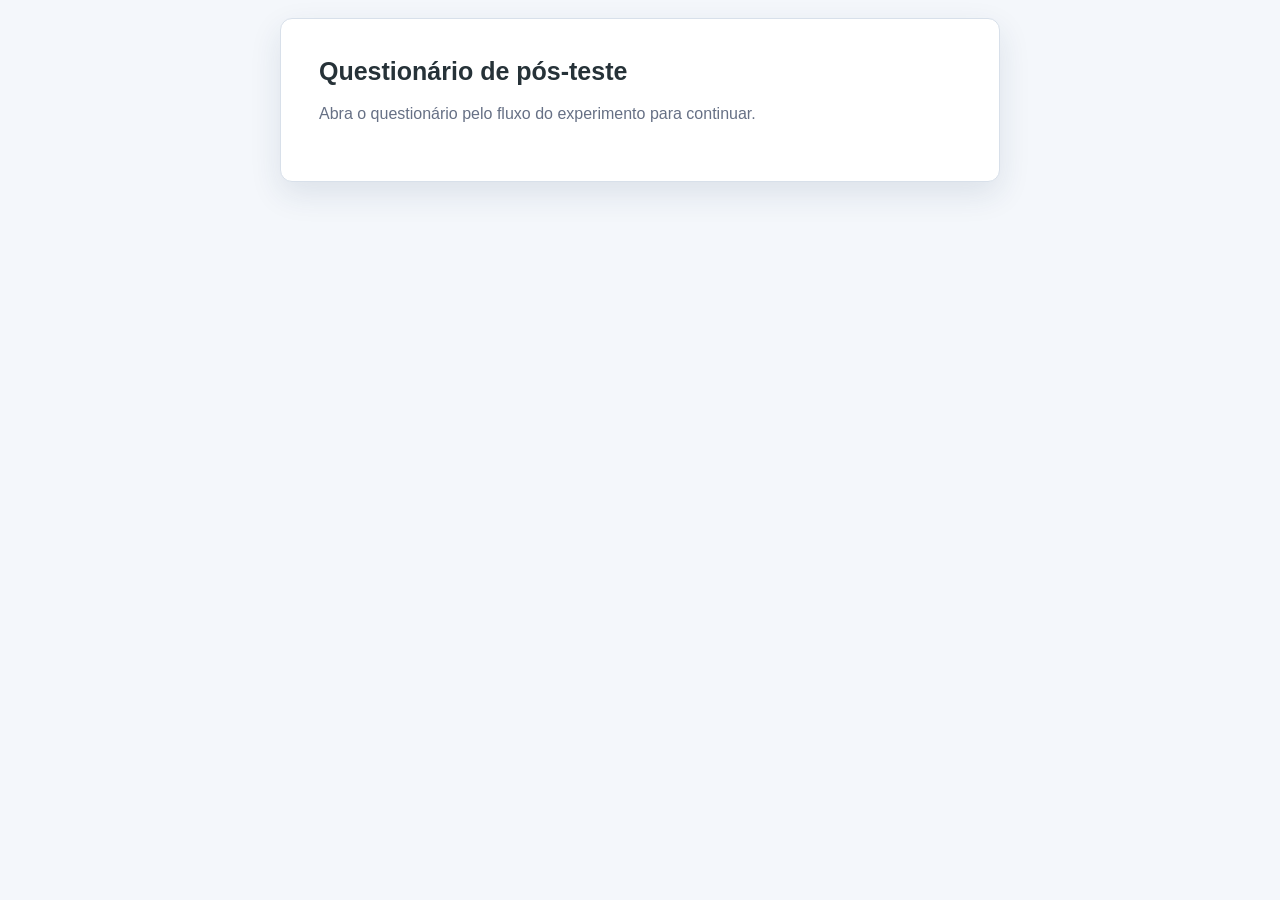
<file: GoogleAppsScript/Index.html>
<!DOCTYPE html>
<html lang="pt-BR">
<head>
  <base target="_top">
  <meta charset="UTF-8">
  <meta name="viewport" content="width=device-width, initial-scale=1">
  <style>
    :root { font-family: Arial, sans-serif; color: #263238; background: #f4f7fb; }
    * { box-sizing: border-box; }
    body { margin: 0; padding: 18px; }
    main { width: min(100%, 720px); margin: 0 auto; padding: clamp(20px, 5vw, 38px); border: 1px solid #d8e0ea; border-radius: 12px; background: white; box-shadow: 0 12px 32px #1f36571c; }
    h1 { margin: 0 0 8px; font-size: 25px; }
    .intro, .hint { color: #667085; line-height: 1.55; }
    fieldset { margin: 22px 0; padding: 16px; border: 1px solid #d8e0ea; border-radius: 8px; }
    legend { padding: 0 5px; font-weight: 700; line-height: 1.4; }
    .scale { display: grid; grid-template-columns: repeat(7, minmax(32px, 1fr)); gap: 5px; margin-top: 12px; }
    .scale--five { grid-template-columns: repeat(5, minmax(38px, 1fr)); }
    .scale label { display: grid; justify-items: center; gap: 7px; padding: 9px 2px; border: 1px solid #e1e7ef; border-radius: 6px; cursor: pointer; }
    .scale label:focus-within, .scale label:has(input:checked) { border-color: #2364aa; background: #eef5ff; }
    .endpoints { display: flex; justify-content: space-between; gap: 12px; margin-top: 8px; color: #667085; font-size: 12px; }
    textarea { display: block; width: 100%; min-height: 100px; margin-top: 12px; padding: 10px; border: 1px solid #cfd8e3; border-radius: 6px; font: inherit; }
    button { width: 100%; min-height: 46px; border: 0; border-radius: 24px; background: #2364aa; color: white; font-size: 16px; font-weight: 700; cursor: pointer; }
    button:disabled { cursor: wait; opacity: .65; }
    #status { min-height: 24px; margin-top: 12px; color: #667085; }
    #status.error { color: #a12a2a; }
    #success { padding: 18px 0; }
    [hidden] { display: none !important; }
    @media (max-width: 430px) { body { padding: 10px; } .scale { gap: 3px; } .scale label { padding: 8px 0; font-size: 13px; } }
  </style>
</head>
<body>
  <main>
    <section id="survey-loading" role="status">
      <h1>Questionário de pós-teste</h1>
      <p class="intro">Abra o questionário pelo fluxo do experimento para continuar.</p>
    </section>

    <input id="bootstrap-experiment-id" type="hidden" value="<?= experimentId ?>">
    <input id="bootstrap-mode" type="hidden" value="<?= mode ?>">
    <input id="bootstrap-entropy" type="hidden" value="<?= entropyBits ?>">
    <input id="bootstrap-attempts" type="hidden" value="<?= attempts ?>">
    <input id="bootstrap-duration" type="hidden" value="<?= durationSeconds ?>">

    <form id="survey-form" hidden>
      <h1>Questionário de pós-teste</h1>
      <p class="intro">Responda pensando na atividade que acabou de concluir. Não informe senhas nem outros dados pessoais.</p>

      <fieldset>
        <legend>No geral, quão fácil ou difícil foi concluir a criação da minha conta nesta atividade?</legend>
        <div class="scale">
          <? for (var i = 1; i <= 7; i++) { ?>
            <label><input type="radio" name="seq" value="<?= i ?>" required><span><?= i ?></span></label>
          <? } ?>
        </div>
        <div class="endpoints"><span>1 = Muito difícil</span><span>7 = Muito fácil</span></div>
      </fieldset>

      <fieldset>
        <legend>A forma como o sistema avaliou minha senha foi fácil de entender.</legend>
        <div class="scale">
          <? for (var i = 1; i <= 7; i++) { ?>
            <label><input type="radio" name="understand" value="<?= i ?>" required><span><?= i ?></span></label>
          <? } ?>
        </div>
        <div class="endpoints"><span>1 = Discordo totalmente</span><span>7 = Concordo totalmente</span></div>
      </fieldset>

      <fieldset>
        <legend>A avaliação apresentada influenciou a forma como escolhi ou ajustei minha senha.</legend>
        <div class="scale">
          <? for (var i = 1; i <= 7; i++) { ?>
            <label><input type="radio" name="influence" value="<?= i ?>" required><span><?= i ?></span></label>
          <? } ?>
        </div>
        <div class="endpoints"><span>1 = Discordo totalmente</span><span>7 = Concordo totalmente</span></div>
      </fieldset>

      <fieldset>
        <legend>A avaliação fez eu sentir mais confiança de que minha senha era segura.</legend>
        <div class="scale">
          <? for (var i = 1; i <= 7; i++) { ?>
            <label><input type="radio" name="confidence" value="<?= i ?>" required><span><?= i ?></span></label>
          <? } ?>
        </div>
        <div class="endpoints"><span>1 = Discordo totalmente</span><span>7 = Concordo totalmente</span></div>
      </fieldset>

      <!-- <fieldset>
        <legend>As informações apresentadas durante a criação da senha estavam claras.</legend>
        <div class="scale">
          <? for (var i = 1; i <= 7; i++) { ?>
            <label><input type="radio" name="clarity" value="<?= i ?>" required><span><?= i ?></span></label>
          <? } ?>
        </div>
        <div class="endpoints"><span>1 = Discordo totalmente</span><span>5 = Concordo totalmente</span></div>
      </fieldset> -->

      <fieldset>
        <legend>Tem algo que você mudaria em sua experiência?</legend>
        <textarea name="suggestion" maxlength="4000" aria-label="Sugestões para a interface"></textarea>
      </fieldset>

      <button id="submit-button" type="submit">Enviar respostas</button>
      <p id="status" aria-live="polite"></p>
    </form>

    <section id="success" hidden role="status">
      <h1>Respostas registradas</h1>
      <p class="intro">Obrigado por concluir o questionário e contribuir com o estudo.</p>
    </section>
  </main>

  <script>
    let participation = null;
    const form = document.getElementById("survey-form");
    const loading = document.getElementById("survey-loading");
    const status = document.getElementById("status");
    const submitButton = document.getElementById("submit-button");

    const bootstrapId = document.getElementById("bootstrap-experiment-id").value;
    const bootstrapMode = document.getElementById("bootstrap-mode").value;
    const bootstrapEntropy = Number(document.getElementById("bootstrap-entropy").value);
    const bootstrapAttempts = Number(document.getElementById("bootstrap-attempts").value);
    const bootstrapDuration = Number(document.getElementById("bootstrap-duration").value);
    if (/^(?:[a-f0-9]{32}|[a-f0-9]{8}-[a-f0-9]{4}-[a-f0-9]{4}-[a-f0-9]{4}-[a-f0-9]{12})$/i.test(bootstrapId)
        && ["todos", "comparacao", "barra", "tempo", "estrelas", "nenhum"].includes(bootstrapMode)
        && Number.isFinite(bootstrapEntropy) && bootstrapEntropy >= 0 && bootstrapEntropy <= 4096
        && Number.isInteger(bootstrapAttempts) && bootstrapAttempts >= 1
        && Number.isInteger(bootstrapDuration) && bootstrapDuration >= 0) {
      participation = { experimentId: bootstrapId, mode: bootstrapMode, entropyBits: bootstrapEntropy, attempts: bootstrapAttempts, durationSeconds: bootstrapDuration };
      loading.hidden = true;
      form.hidden = false;
    }

    form.addEventListener("submit", event => {
      event.preventDefault();
      if (!participation) return;
      submitButton.disabled = true;
      status.classList.remove("error");
      status.textContent = "Enviando…";
      const answers = Object.fromEntries(new FormData(form).entries());
      google.script.run
        .withSuccessHandler(() => {
          form.hidden = true;
          document.getElementById("success").hidden = false;
        })
        .withFailureHandler(error => {
          submitButton.disabled = false;
          status.classList.add("error");
          status.textContent = error?.message || "Não foi possível registrar as respostas. Tente novamente.";
        })
        .saveResponse({ ...participation, ...answers });
    });
  </script>
</body>
</html>
</file>
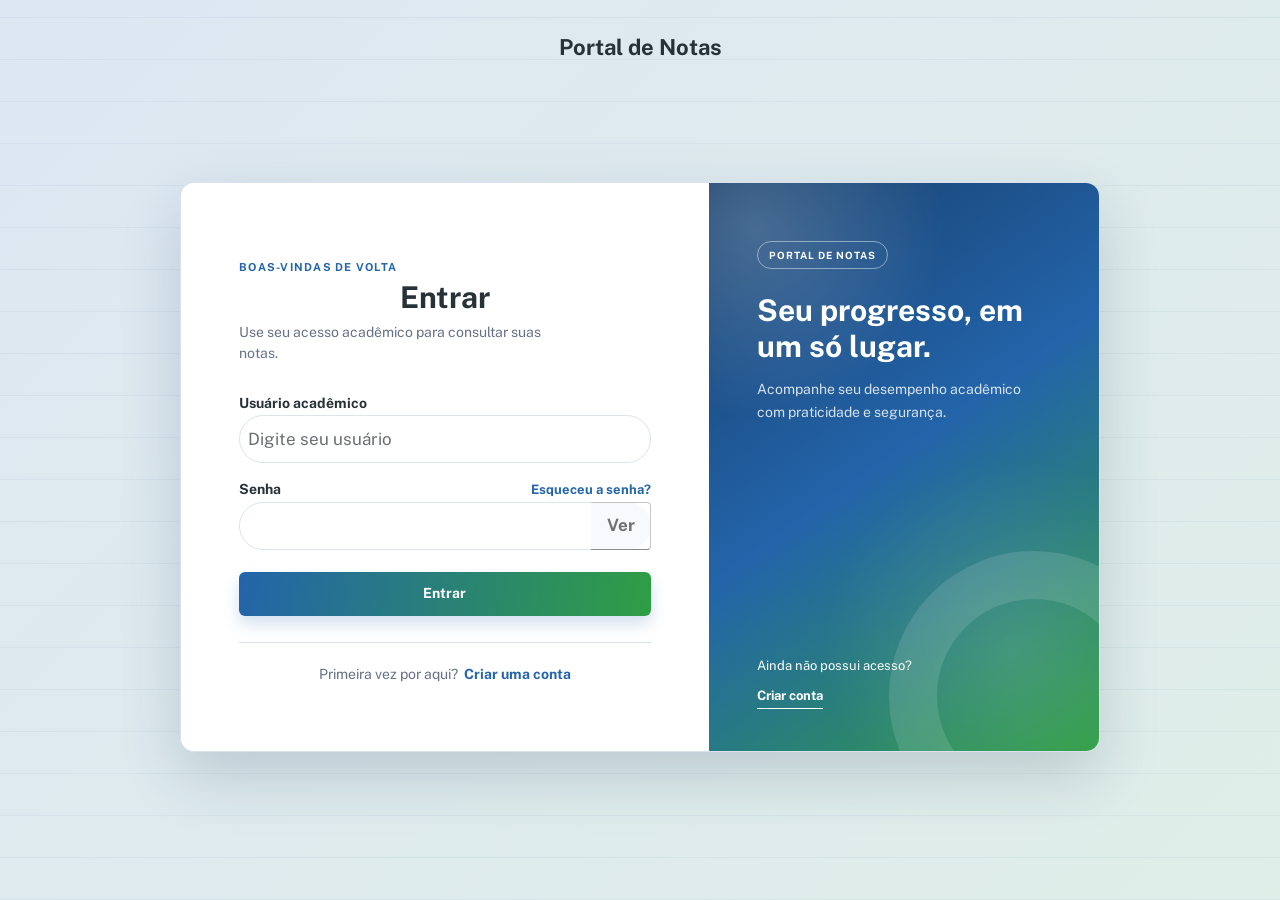
<file: AuthGame.html>
<!DOCTYPE html>
<html class="login-pf" lang="pt-BR" data-experiment-stage="experimento">

<head>
    <meta charset="UTF-8">
    <meta name="robots" content="noindex, nofollow">
    <meta name="viewport" content="width=device-width,initial-scale=1">
    <title>Portal de Notas - Entrar</title>
    <link href="AuthGame_files/patternfly.min.css" rel="stylesheet">
    <link href="AuthGame_files/patternfly(1).min.css" rel="stylesheet">
    <link href="AuthGame_files/patternfly-additions.min.css" rel="stylesheet">
    <link href="AuthGame_files/pficon.css" rel="stylesheet">
    <link href="AuthGame_files/login.css" rel="stylesheet">
    <link href="AuthGame_files/styles.css?v=layout-20261001" rel="stylesheet">
    <link href="AuthGame_files/footer.css" rel="stylesheet">
    <script>
        window.addEventListener("DOMContentLoaded", function () {
            document.getElementById("kc-form-login").addEventListener("submit", function (event) {
                event.preventDefault();

                const usuarioDigitado = document.getElementById("usuario").value;
                const senhaDigitada = document.getElementById("password").value;
                const usuarioSalvo = localStorage.getItem("usuario");
                const senhaSalva = localStorage.getItem("senha");

                if (!usuarioSalvo || !senhaSalva) {
                    alert("Ainda não há uma conta criada neste navegador.");
                    return;
                }

                if (usuarioDigitado === usuarioSalvo && senhaDigitada === senhaSalva) {
                    const destination = new URL("pos.html", window.location.href);
                    const mode = new URLSearchParams(window.location.search).get("modo");
                    if (mode) destination.searchParams.set("modo", mode);
                    window.location.href = destination.href;
                } else {
                    alert("Usuário ou senha incorretos.");
                }
            });
        });
    </script>
</head>

<body>
    <main class="login-pf-page auth-page auth-page--login">
        <header id="kc-header" class="login-pf-page-header">
            <a id="kc-header-wrapper" href="AuthGame.html" aria-label="Portal de Notas">Portal de Notas</a>
        </header>

        <section id="rc-page" aria-labelledby="login-title">
            <div class="auth-shell auth-shell--split">
                <div class="auth-panel auth-panel--form">
                    <header class="login-pf-header">
                        <p class="auth-eyebrow">Boas-vindas de volta</p>
                        <h1 id="login-title">Entrar</h1>
                        <p class="auth-card__intro">Use seu acesso acadêmico para consultar suas notas.</p>
                    </header>

                    <div id="kc-content">
                        <form id="kc-form-login" method="post">
                            <div class="form-group">
                                <label for="usuario" class="pf-c-form__label pf-c-form__label-text">Usuário acadêmico</label>
                                <input id="usuario" placeholder="Digite seu usuário" class="pf-c-form-control" name="usuario"
                                    autocomplete="username" required>
                            </div>

                            <div class="form-group no-bottom-margin">
                                <div class="field-label-row">
                                    <label for="password" class="pf-c-form__label pf-c-form__label-text">Senha</label>
                                    <a tabindex="5" href="#">Esqueceu a senha?</a>
                                </div>
                                <div class="pf-c-input-group" dir="ltr">
                                    <input tabindex="2" id="password" class="pf-c-form-control" name="password" type="password" data-clarity-mask="true"
                                        autocomplete="current-password" aria-invalid="false" required>
                                    <button class="pf-c-button pf-m-control" type="button" aria-label="Mostrar senha"
                                        aria-controls="password" data-password-toggle data-label-show="Mostrar senha"
                                        data-label-hide="Ocultar senha">Ver</button>
                                </div>

                                <div class="select-mode" hidden>
                                    <button id="modeToggle" type="button">Modo: Comparação</button>
                                </div>
                                <div id="passwordEntropy" aria-live="polite"></div>
                            </div>

                            <div class="auth-actions">
                                <input tabindex="4" class="pf-c-button pf-m-primary pf-m-block btn-lg" name="login" id="kc-login"
                                    type="submit" value="Entrar">
                            </div>
                        </form>

                        <footer class="auth-card__footer">
                            <span>Primeira vez por aqui?</span>
                            <a href="register.html">Criar uma conta</a>
                        </footer>
                    </div>
                </div>

                <aside class="auth-panel auth-panel--welcome" aria-label="Apresentação do Portal de Notas">
                    <div class="auth-welcome__content">
                        <span class="auth-welcome__badge">PORTAL DE NOTAS</span>
                        <h2>Seu progresso, em um só lugar.</h2>
                        <p>Acompanhe seu desempenho acadêmico com praticidade e segurança.</p>
                    </div>
                    <div class="auth-welcome__footer">
                        <span>Ainda não possui acesso?</span>
                        <a href="register.html">Criar conta</a>
                    </div>
                </aside>
            </div>
        </section>
    </main>

    <script type="module" src="AuthGame_files/entropy.js?v=entropy-capture-20261103"></script>
    <script type="module" src="AuthGame_files/passwordVisibility.js"></script>
    <script type="module" src="AuthGame_files/zxcvbn.js"></script>
    <script src="AuthGame_files/experimentFlow.js?v=experiment-flow-20261109-random"></script>
</body>

</html>
</file>
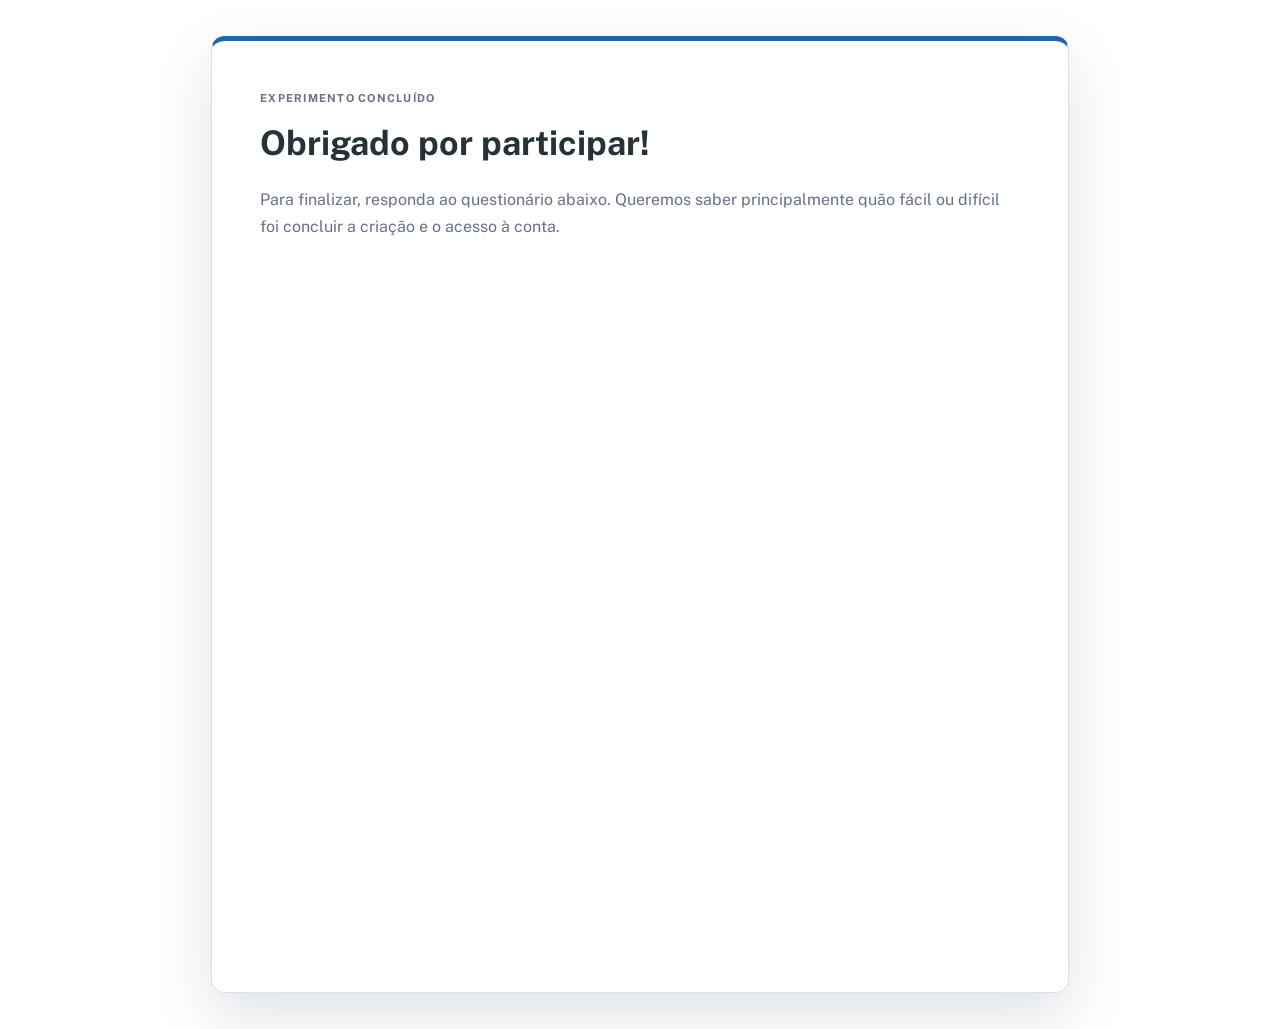
<file: pos.html>
<!DOCTYPE html>
<html lang="pt-BR" data-experiment-stage="pos">
<head>
    <meta charset="UTF-8">
    <meta name="robots" content="noindex, nofollow">
    <meta name="viewport" content="width=device-width, initial-scale=1">
    <title>Pós-teste</title>
    <link rel="stylesheet" href="AuthGame_files/styles.css?v=experiment-flow-20261102">
</head>
<body class="study-page">
    <main class="study-card" aria-labelledby="post-title">
        <p class="auth-eyebrow">Experimento concluído</p>
        <h1 id="post-title">Obrigado por participar!</h1>
        <p>Para finalizar, responda ao questionário abaixo. Queremos saber principalmente quão fácil ou difícil foi concluir a criação e o acesso à conta.</p>
        <div id="post-survey-status" class="study-note" role="status">
            <h2>Questionário de pós-teste</h2>
            <p>O questionário será exibido aqui depois que o endereço do formulário for configurado.</p>
        </div>
        <form id="post-survey-bootstrap" method="post" target="post-survey-frame" hidden>
            <input type="hidden" name="experimentId">
            <input type="hidden" name="mode">
            <input type="hidden" name="entropyBits">
            <input type="hidden" name="attempts">
            <input type="hidden" name="durationSeconds">
        </form>
        <iframe id="post-survey-frame" name="post-survey-frame" class="study-survey-frame" title="Questionário de pós-teste" loading="lazy" data-clarity-mask="true" hidden></iframe>
    </main>
    <script>
        // Após publicar o Apps Script como aplicativo da web, cole aqui o URL terminado em /exec.
        window.POST_SURVEY_WEB_APP_URL = "https://script.google.com/macros/s/AKfycbxwLPzS8Z7jWABdgNEy8F2uDRZbkvw7-1lg72BdJvTCyKH-lFWCWHn7FcT1DGtT746Xuw/exec";
    </script>
    <script src="AuthGame_files/experimentFlow.js?v=experiment-flow-20261109-random"></script>
</body>
</html>
</file>
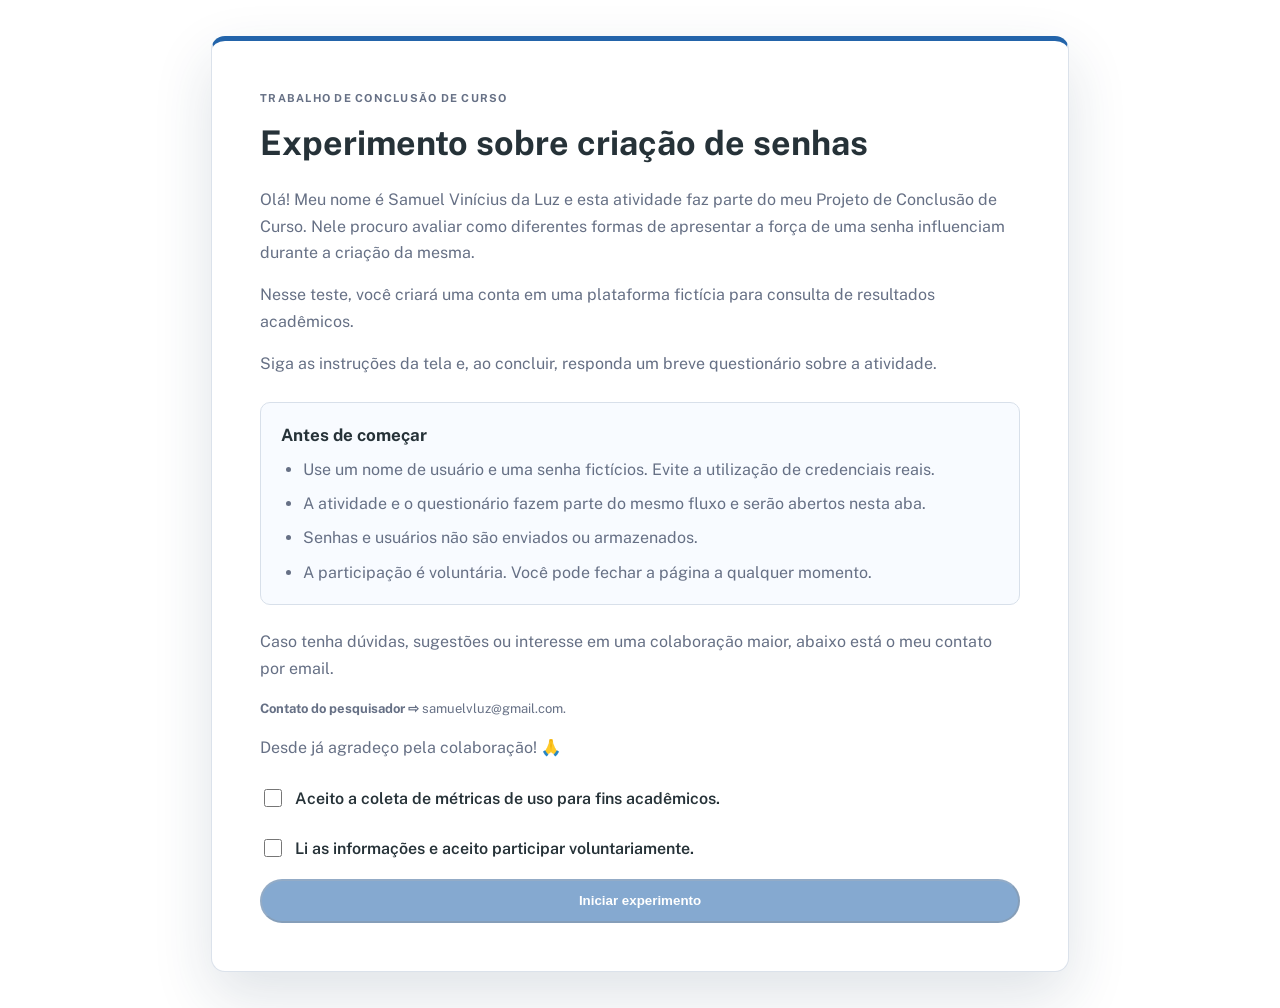
<file: pre.html>
<!DOCTYPE html>
<html lang="pt-BR" data-experiment-stage="pre">
<head>
    <meta charset="UTF-8">
    <meta name="robots" content="noindex, nofollow">
    <meta name="viewport" content="width=device-width, initial-scale=1">
    <title>Apresentação do experimento</title>
    <link rel="stylesheet" href="AuthGame_files/styles.css?v=experiment-flow-20261102">
</head>
<body class="study-page">
    <main class="study-card" aria-labelledby="study-title">
        <p class="auth-eyebrow">Trabalho de Conclusão de Curso</p>
        <h1 id="study-title">Experimento sobre criação de senhas</h1>
        <p>Olá! Meu nome é Samuel Vinícius da Luz e esta atividade faz parte do meu Projeto de Conclusão de Curso. Nele procuro avaliar como diferentes formas de apresentar a força de uma senha influenciam durante a criação da mesma.</p>
        <p>Nesse teste, você criará uma conta em uma plataforma fictícia para consulta de resultados acadêmicos.</p>
        <p>Siga as instruções da tela e, ao concluir, responda um breve questionário sobre a atividade.</p>

        <section class="study-note" aria-label="Informações importantes">
            <h2>Antes de começar</h2>
            <ul>
                <li>Use um nome de usuário e uma senha fictícios. Evite a utilização de credenciais reais.</li>
                <li>A atividade e o questionário fazem parte do mesmo fluxo e serão abertos nesta aba.</li>
                <li>Senhas e usuários não são enviados ou armazenados.</li>
                <li>A participação é voluntária. Você pode fechar a página a qualquer momento.</li>
            </ul>
        </section>

        <p>Caso tenha dúvidas, sugestões ou interesse em uma colaboração maior, abaixo está o meu contato por email.</p>

        <p class="study-contact"><strong>Contato do pesquisador ⇨</strong> samuelvluz@gmail.com.</p>

        <p>Desde já agradeço pela colaboração! 🙏</p>

        <label class="study-consent"><input id="clarity-consent" type="checkbox"> Aceito a coleta de métricas de uso para fins acadêmicos.</label>
        <label class="study-consent"><input id="study-consent" type="checkbox"> Li as informações e aceito participar voluntariamente.</label>
        <button id="start-experiment" class="pf-c-button pf-m-primary study-button" type="button" disabled>Iniciar experimento</button>
    </main>
    <script src="AuthGame_files/experimentFlow.js?v=experiment-flow-20261109-random"></script>
</body>
</html>
</file>
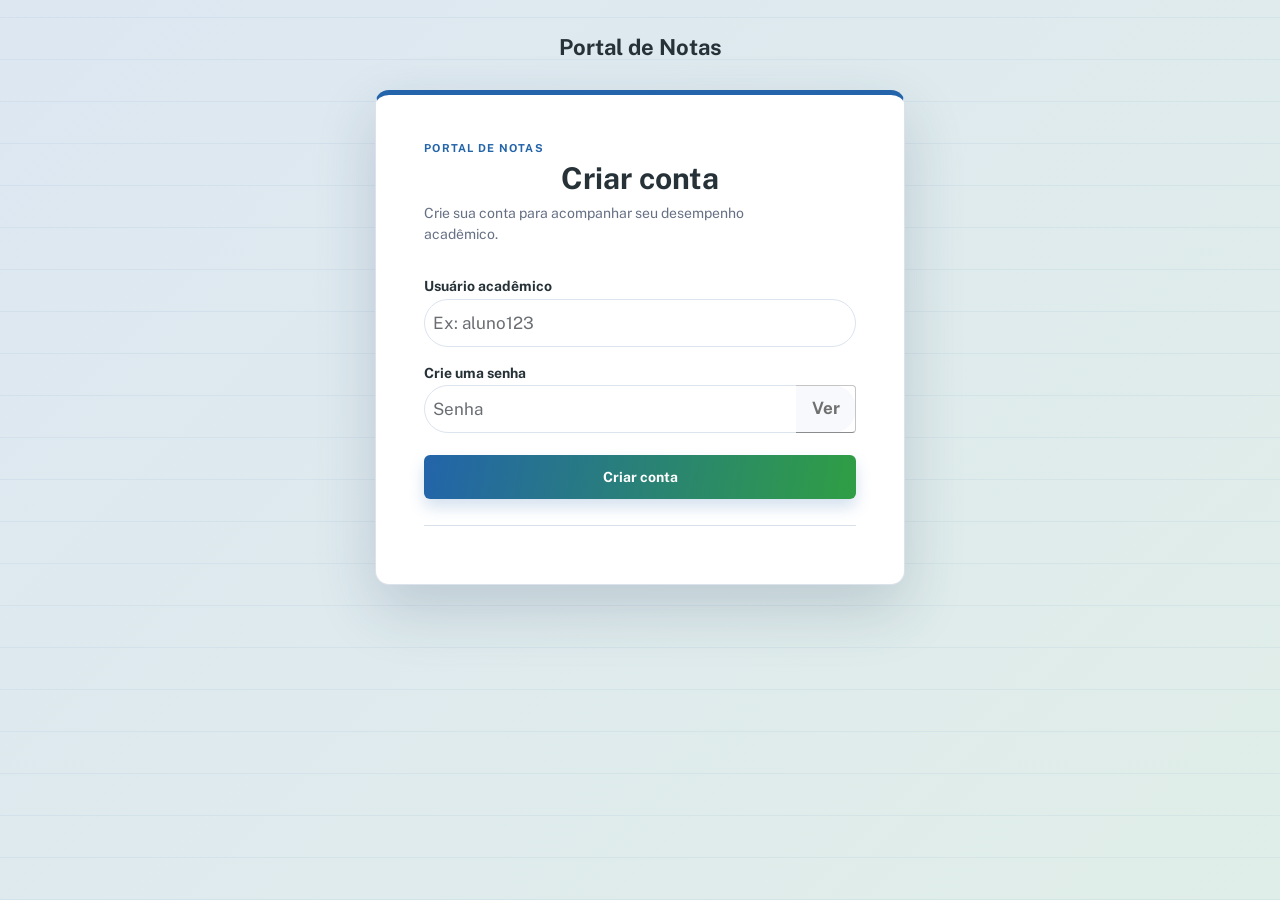
<file: register.html>
<!DOCTYPE html>
<html class="login-pf" lang="pt-BR" data-experiment-stage="experimento">

<head>
    <meta charset="UTF-8">
    <meta name="robots" content="noindex, nofollow">
    <meta name="viewport" content="width=device-width,initial-scale=1">
    <title>Portal de Notas - Criar conta</title>
    <link href="AuthGame_files/patternfly.min.css" rel="stylesheet">
    <link href="AuthGame_files/patternfly(1).min.css" rel="stylesheet">
    <link href="AuthGame_files/patternfly-additions.min.css" rel="stylesheet">
    <link href="AuthGame_files/pficon.css" rel="stylesheet">
    <link href="AuthGame_files/login.css" rel="stylesheet">
    <link href="AuthGame_files/styles.css?v=password-feedback-20261014" rel="stylesheet">
    <link href="AuthGame_files/footer.css" rel="stylesheet">
</head>

<body>
    <main class="login-pf-page auth-page auth-page--register">
        <header id="kc-header" class="login-pf-page-header">
            <a id="kc-header-wrapper" href="AuthGame.html" aria-label="Portal de Notas">Portal de Notas</a>
        </header>

        <section id="rc-page" aria-labelledby="register-title">
            <div class="auth-shell auth-shell--single">
                <header class="login-pf-header">
                    <p class="auth-eyebrow">Portal de Notas</p>
                    <h1 id="register-title">Criar conta</h1>
                    <p class="auth-card__intro">Crie sua conta para acompanhar seu desempenho acadêmico.</p>
                </header>

                <div id="kc-content">
                    <form id="kc-register-form">
                        <div class="form-group">
                            <label for="usuario" class="pf-c-form__label pf-c-form__label-text">Usuário acadêmico</label>
                            <input id="usuario" placeholder="Ex: aluno123" class="pf-c-form-control" name="usuario"
                                autocomplete="username" required>
                        </div>

                        <div class="form-group no-bottom-margin">
                            <label for="password" class="pf-c-form__label pf-c-form__label-text">Crie uma senha</label>
                            <div class="pf-c-input-group" dir="ltr">
                                <input id="password" class="pf-c-form-control" name="password" type="password" data-clarity-mask="true"
                                    autocomplete="new-password" placeholder="Senha" aria-invalid="false" required>
                                <button class="pf-c-button pf-m-control" type="button" aria-label="Mostrar senha"
                                    aria-controls="password" data-password-toggle data-label-show="Mostrar senha"
                                    data-label-hide="Ocultar senha">Ver</button>
                            </div>

                            <div class="select-mode" hidden>
                                <button id="modeToggle" type="button">Modo: Comparação</button>
                            </div>
                            <div id="passwordEntropy" aria-live="polite"></div>
                            <div id="passwordPolicyFeedback" class="password-policy-feedback" aria-live="polite"></div>
                        </div>

                        <div class="auth-actions">
                            <button type="submit" class="pf-c-button pf-m-primary pf-m-block btn-lg">Criar conta</button>
                        </div>
                    </form>

                    <footer class="auth-card__footer">
                        <!-- <span>Já tem uma conta?</span>
                        <a href="AuthGame.html">Entrar</a> -->
                    </footer>
                </div>
            </div>
        </section>
    </main>

    <script>
        // Ajuste esta configuração para personalizar ou desligar a regra do cadastro.
        const PASSWORD_POLICY = {
            enabled: true,
            minimumScore: 4,
            minimumPercentile: 60,
            minimumCrackTimeSeconds: 86400,
            baseline: { minimumLength: 8, requireLetter: true, requireNumber: true, requireSpecial: true },
            messages: {
                score: "A senha precisa ser melhor que pelo menos {percentile}% das senhas.",
                bar: "A senha precisa ser pelo menos {level}.",
                stars: "A senha precisa atingir pelo menos {score} estrelas.",
                time: "O tempo estimado precisa ser de pelo menos {time}.",
                baseline: "A senha precisa ter pelo menos 8 caracteres, uma letra, um número e um caractere especial.",
                loading: "Aguarde enquanto avaliamos a senha."
            }
        };
        window.PASSWORD_POLICY = PASSWORD_POLICY;
        window.passwordPolicyFeedbackRequested = false;
        window.registrationStartedAt = Date.now();
        window.registrationAttempts = 0;

        document.getElementById("kc-register-form").addEventListener("submit", function (event) {
            event.preventDefault();
            const usuario = document.getElementById("usuario").value;
            const senha = document.getElementById("password").value;

            if (!usuario) return;
            window.registrationAttempts += 1;
            if (!senha) return;

            const policy = window.evaluatePasswordPolicy?.(senha, PASSWORD_POLICY);
            if (PASSWORD_POLICY.enabled && (!policy || !policy.valid)) {
                window.passwordPolicyFeedbackRequested = true;
                const feedback = document.getElementById("passwordPolicyFeedback");
                feedback.textContent = policy?.message || PASSWORD_POLICY.messages.loading;
                feedback.classList.add("is-invalid");
                document.getElementById("password").setAttribute("aria-invalid", "true");
                document.getElementById("password").focus();
                return;
            }

            const entropyBits = window.calculatePasswordEntropy?.(senha);
            if (Number.isFinite(entropyBits)) {
                sessionStorage.setItem("entropia_senha_bits", String(entropyBits));
            } else {
                sessionStorage.removeItem("entropia_senha_bits");
            }
            sessionStorage.setItem("tentativas_senha", String(window.registrationAttempts));
            sessionStorage.setItem("duracao_experimento_segundos", String(Math.max(0, Math.round((Date.now() - window.registrationStartedAt) / 1000))));

            localStorage.setItem("usuario", usuario);
            localStorage.setItem("senha", senha);
            localStorage.setItem("passwordMode", localStorage.getItem("passwordMode") || "score");
            const destination = new URL("pos.html", window.location.href);
            const mode = new URLSearchParams(window.location.search).get("modo");
            if (mode) destination.searchParams.set("modo", mode);
            window.location.href = destination.href;
        });
    </script>
    <script type="module" src="AuthGame_files/entropy.js?v=entropy-capture-20261109-tip-mode"></script>
    <script type="module" src="AuthGame_files/passwordVisibility.js"></script>
    <script type="module" src="AuthGame_files/zxcvbn.js"></script>
    <script src="AuthGame_files/experimentFlow.js?v=experiment-flow-20261109-random"></script>
</body>

</html>
</file>
<file: AuthGame_files/pficon.css>
/*!
 * This folder contains updated PatternFly4 icons (version 2020.13).
 * After the PF4 transition is finished this folder will be deleted.
 */

@font-face {
  font-family: "pficon-tmp";
  src: url("./pficon.woff2") format("woff2");
}

.pf-icon-openshift:before {
  font-family: "pficon-tmp";
  -webkit-font-smoothing: antialiased;
  -moz-osx-font-smoothing: grayscale;
  font-style: normal;
  font-variant: normal;
  font-weight: normal;
  text-decoration: none;
  text-transform: none; }

.pf-icon-openshift:before {
  content: ""; }
</file>
<file: AuthGame_files/login.css>
/* Patternfly CSS places a "bg-login.jpg" as the background on this ".login-pf" class.
   This clashes with the "keycloak-bg.png' background defined on the body below.
   Therefore the Patternfly background must be set to none. */
.login-pf {
    background: none;
}

.login-pf body {
    background: url("../img/keycloak-bg.png") no-repeat center center fixed;
    background-size: cover;
    height: 100%;
}

textarea.pf-c-form-control {
	height: auto;
}

.pf-c-alert__title {
    font-size: var(--pf-global--FontSize--xs);
}

p.instruction {
    margin: 5px 0;
}

.pf-c-button.pf-m-control {
    border-color: rgba(230, 230, 230, 0.5);
}

h1#kc-page-title {
    margin-top: 10px;
}

#kc-locale ul {
    background-color: var(--pf-global--BackgroundColor--100);
    display: none;
    top: 20px;
    min-width: 100px;
    padding: 0;
}

#kc-locale-dropdown{
    display: inline-block;
}

#kc-locale-dropdown:hover ul {
    display:block;
}

#kc-locale-dropdown a {
    color: var(--pf-global--Color--200);
    text-align: right;
    font-size: var(--pf-global--FontSize--sm);
}

#kc-locale-dropdown button {
    background: none;
    border: none;
    padding: 0;
    cursor: pointer;
    color: var(--pf-global--Color--200);
    text-align: right;
    font-size: var(--pf-global--FontSize--sm);
}

button#kc-current-locale-link::after {
    content: "\2c5";
    margin-left: var(--pf-global--spacer--xs)
}

.login-pf .container {
    padding-top: 40px;
}

.login-pf a:hover {
    color: #0099d3;
}

#kc-logo {
    width: 100%;
}

div.kc-logo-text {
    background-image: url(../img/keycloak-logo-text.png);
    background-repeat: no-repeat;
    height: 63px;
    width: 300px;
    margin: 0 auto;
}

div.kc-logo-text span {
    display: none;
}

#kc-header {
    color: #ededed;
    overflow: visible;
    white-space: nowrap;
}

#kc-header-wrapper {
    font-size: 29px;
    text-transform: uppercase;
    letter-spacing: 3px;
    line-height: 1.2em;
    padding: 62px 10px 20px;
    white-space: normal;
}

#kc-content {
    width: 100%;
}

#kc-attempted-username {
    font-size: 20px;
    font-family: inherit;
    font-weight: normal;
    padding-right: 10px;
}

#kc-username {
    text-align: center;
    margin-bottom:-10px;
}

#kc-webauthn-settings-form {
    padding-top: 8px;
}

#kc-form-webauthn .select-auth-box-parent {
    pointer-events: none;
}

#kc-form-webauthn .select-auth-box-desc {
    color: var(--pf-global--palette--black-600);
}

#kc-form-webauthn .select-auth-box-headline {
    color: var(--pf-global--Color--300);
}

#kc-form-webauthn .select-auth-box-icon {
    flex: 0 0 3em;
}

#kc-form-webauthn .select-auth-box-icon-properties {
    margin-top: 10px;
    font-size: 1.8em;
}

#kc-form-webauthn .select-auth-box-icon-properties.unknown-transport-class {
    margin-top: 3px;
}

#kc-form-webauthn .pf-l-stack__item {
    margin: -1px 0;
}

#kc-content-wrapper {
    margin-top: 20px;
}

#kc-form-wrapper {
    margin-top: 10px;
}

#kc-info {
    margin: 20px -40px -30px;
}

#kc-info-wrapper {
    font-size: 13px;
    padding: 15px 35px;
    background-color: #F0F0F0;
}

#kc-form-options span {
    display: block;
}

#kc-form-options .checkbox {
    margin-top: 0;
    color: #72767b;
}

#kc-terms-text {
    margin-bottom: 20px;
}

#kc-registration-terms-text {
    max-height: 100px;
    overflow-y: auto;
    overflow-x: hidden;
    margin: 5px;
}

#kc-registration {
    margin-bottom: 0;
}

/* TOTP */

.subtitle {
    text-align: right;
    margin-top: 30px;
    color: #909090;
}

.required {
    color: var(--pf-global--danger-color--200);
}

ol#kc-totp-settings {
    margin: 0;
    padding-left: 20px;
}

ul#kc-totp-supported-apps {
    margin-bottom: 10px;
}

#kc-totp-secret-qr-code {
    max-width:150px;
    max-height:150px;
}

#kc-totp-secret-key {
    background-color: #fff;
    color: #333333;
    font-size: 16px;
    padding: 10px 0;
}

/* OAuth */

#kc-oauth h3 {
    margin-top: 0;
}

#kc-oauth ul {
    list-style: none;
    padding: 0;
    margin: 0;
}

#kc-oauth ul li {
    border-top: 1px solid rgba(255, 255, 255, 0.1);
    font-size: 12px;
    padding: 10px 0;
}

#kc-oauth ul li:first-of-type {
    border-top: 0;
}

#kc-oauth .kc-role {
    display: inline-block;
    width: 50%;
}

/* Code */
#kc-code textarea {
    width: 100%;
    height: 8em;
}

/* Social */
.kc-social-links {
    margin-top: 20px;
}

.kc-social-links li {
    width: 100%;
}

.kc-social-provider-logo {
    font-size: 23px;
    width: 30px;
    height: 25px;
    float: left;
}

.kc-social-gray {
    color: var(--pf-global--Color--200);
}

.kc-social-gray h2 {
    font-size: 1em;
}

.kc-social-item {
    margin-bottom: var(--pf-global--spacer--sm);
    font-size: 15px;
    text-align: center;
}

.kc-social-provider-name {
    position: relative;
}

.kc-social-icon-text {
    left: -15px;
}

.kc-social-grid {
    display:grid;
    grid-column-gap: 10px;
    grid-row-gap: 5px;
    grid-column-end: span 6;
    --pf-l-grid__item--GridColumnEnd: span 6;
}

.kc-social-grid .kc-social-icon-text {
    left: -10px;
}

.kc-login-tooltip {
    position: relative;
    display: inline-block;
}

.kc-social-section {
    text-align: center;
}

.kc-social-section hr{
    margin-bottom: 10px
}

.kc-login-tooltip .kc-tooltip-text{
    top:-3px;
    left:160%;
    background-color: black;
    visibility: hidden;
    color: #fff;

    min-width:130px;
    text-align: center;
    border-radius: 2px;
    box-shadow:0 1px 8px rgba(0,0,0,0.6);
    padding: 5px;

    position: absolute;
    opacity:0;
    transition:opacity 0.5s;
}

/* Show tooltip */
.kc-login-tooltip:hover .kc-tooltip-text {
    visibility: visible;
    opacity:0.7;
}

/* Arrow for tooltip */
.kc-login-tooltip .kc-tooltip-text::after {
    content: " ";
    position: absolute;
    top: 15px;
    right: 100%;
    margin-top: -5px;
    border-width: 5px;
    border-style: solid;
    border-color: transparent black transparent transparent;
}

@media (min-width: 768px) {
    #kc-container-wrapper {
        position: absolute;
        width: 100%;
    }

    .login-pf .container {
        padding-right: 80px;
    }

    #kc-locale {
        position: relative;
        text-align: right;
        z-index: 9999;
    }
}

@media (max-width: 767px) {

    .login-pf body {
        background: white;
    }

    #kc-header {
        padding-left: 15px;
        padding-right: 15px;
        float: none;
        text-align: left;
    }

    #kc-header-wrapper {
        font-size: 16px;
        font-weight: bold;
        padding: 20px 60px 0 0;
        color: #72767b;
        letter-spacing: 0;
    }

    div.kc-logo-text {
        margin: 0;
        width: 150px;
        height: 32px;
        background-size: 100%;
    }

    #kc-form {
        float: none;
    }

    #kc-info-wrapper {
        border-top: 1px solid rgba(255, 255, 255, 0.1);
        background-color: transparent;
    }

    .login-pf .container {
        padding-top: 15px;
        padding-bottom: 15px;
    }

    #kc-locale {
        position: absolute;
        width: 200px;
        top: 20px;
        right: 20px;
        text-align: right;
        z-index: 9999;
    }
}

@media (min-height: 646px) {
    #kc-container-wrapper {
        bottom: 12%;
    }
}

@media (max-height: 645px) {
    #kc-container-wrapper {
        padding-top: 50px;
        top: 20%;
    }
}

.card-pf form.form-actions .btn {
    float: right;
    margin-left: 10px;
}

#kc-form-buttons {
    margin-top: 20px;
}

.login-pf-page .login-pf-brand {
    margin-top: 20px;
    max-width: 360px;
    width: 40%;
}

.select-auth-box-arrow{
    display: flex;
    align-items: center;
    margin-right: 2rem;
}

.select-auth-box-icon{
    display: flex;
    flex: 0 0 2em;
    justify-content: center;
    margin-right: 1rem;
    margin-left: 3rem;
}

.select-auth-box-parent{
    border-top: 1px solid var(--pf-global--palette--black-200);
    padding-top: 1rem;
    padding-bottom: 1rem;
    cursor: pointer;
    text-align: left;
    align-items: unset;
    background-color: unset;
    border-right: unset;
    border-bottom: unset;
    border-left: unset;
}

.select-auth-box-parent:hover{
    background-color: #f7f8f8;
}

.select-auth-container {
    padding-bottom: 0px !important;
}

.select-auth-box-headline {
    font-size: var(--pf-global--FontSize--md);
    color: var(--pf-global--primary-color--100);
    font-weight: bold;
}

.select-auth-box-desc {
    font-size: var(--pf-global--FontSize--sm);
}

.select-auth-box-paragraph {
    text-align: center;
    font-size: var(--pf-global--FontSize--md);
    margin-bottom: 5px;
}

.card-pf {
    margin: 0 auto;
    box-shadow: var(--pf-global--BoxShadow--lg);
    padding: 0 20px;
    max-width: 500px;
    border-top: 4px solid;
    border-color: var(--pf-global--primary-color--100);
}

/*phone*/
@media (max-width: 767px) {
    .login-pf-page .card-pf {
        max-width: none;
        margin-left: 0;
        margin-right: 0;
        padding-top: 0;
        border-top: 0;
        box-shadow: 0 0;
    }

    .kc-social-grid {
        grid-column-end: 12;
        --pf-l-grid__item--GridColumnEnd: span 12;
    }

    .kc-social-grid .kc-social-icon-text {
        left: -15px;
    }
}

.login-pf-page .login-pf-signup {
    font-size: 15px;
    color: #72767b;
}
#kc-content-wrapper .row {
    margin-left: 0;
    margin-right: 0;
}

.login-pf-page.login-pf-page-accounts {
    margin-left: auto;
    margin-right: auto;
}

.login-pf-page .btn-primary {
    margin-top: 0;
}

.login-pf-page .list-view-pf .list-group-item {
    border-bottom: 1px solid #ededed;
}

.login-pf-page .list-view-pf-description {
    width: 100%;
}

#kc-form-login div.form-group:last-of-type,
#kc-register-form div.form-group:last-of-type,
#kc-update-profile-form div.form-group:last-of-type,
#kc-update-email-form div.form-group:last-of-type{
    margin-bottom: 0px;
}

.no-bottom-margin {
    margin-bottom: 0;
}

#kc-back {
    margin-top: 5px;
}

/* Recovery codes */
.kc-recovery-codes-warning {
    margin-bottom: 32px;
}
.kc-recovery-codes-warning .pf-c-alert__description p {
    font-size: 0.875rem;
}
.kc-recovery-codes-list {
    list-style: none;
    columns: 2;
    margin: 16px 0;
    padding: 16px 16px 8px 16px;
    border: 1px solid #D2D2D2;
}
.kc-recovery-codes-list li {
    margin-bottom: 8px;
    font-size: 11px;
}
.kc-recovery-codes-list li span {
    color: #6A6E73;
    width: 16px;
    text-align: right;
    display: inline-block;
    margin-right: 1px;
}

.kc-recovery-codes-actions {
    margin-bottom: 24px;
}
.kc-recovery-codes-actions button {
    padding-left: 0;
}
.kc-recovery-codes-actions button i {
    margin-right: 8px;
}

.kc-recovery-codes-confirmation {
    align-items: baseline;
    margin-bottom: 16px;
}

#certificate_subjectDN {
    overflow-wrap: break-word
}
/* End Recovery codes */
</file>
<file: AuthGame_files/styles.css>
@import url('https://fonts.googleapis.com/css2?family=Public+Sans:ital,wght@0,100..900;1,100..900&display=swap');

:root {
    --rc-cyan: #2364AA;
    --rc-gray: #C5C5C5;
    --rc-ink: #263238;
    --rc-muted: #667085;
    --rc-paper: #ffffff;
    --rc-soft: #f4f7fb;
    --rc-line: #d8e0ea;
    --rc-green: #2f9e44;
    --rc-gold: #f2b705;
    --rc-red: #d64545;
    --rc-answer-font-size: 17px;
    --rc-border-radius: 6px;
    --rc-card-border-radius: 8px;

    --pf-global--primary-color--100: #2364AA;
    --pf-global--primary-color--200: #1d4f86;

    --pf-c-form__label--FontSize: 14px;
    --pf-c-form__label-text--FontWeight: bold;

    --pf-c-radio__label--FontSize: var(--rc-answer-font-size);
    --pf-global--FontSize--md: var(--rc-answer-font-size);

    --pf-global--BorderColor--300: var(--rc-gray);
    --pf-c-button--m-control--after--BorderBottomColor: #7DCD52;
}

body {
    font-family: "Public Sans", Arial, sans-serif;
    color: var(--rc-ink);
}

.login-pf body {
    background:
        linear-gradient(135deg, rgba(35, 100, 170, 0.11), rgba(47, 158, 68, 0.10)),
        repeating-linear-gradient(0deg, rgba(35, 100, 170, 0.06) 0 1px, transparent 1px 42px),
        var(--rc-soft);
}

.login-pf-page {
    padding-top: 0;
    min-height: 100vh;
}

@media (max-width: 768px) {
    #kc-info {
        margin: 1rem 0 0 0;
    }
}

.pf-c-form__label-text {
    color: var(--rc-ink);
}

.pf-c-form-control {
    --pf-c-form-control--BorderRadius: var(--rc-border-radius);
    --pf-c-form-control--BorderBottomColor: var(--rc-line);
    --pf-c-form-control--hover--BorderBottomColor: var(--pf-global--primary-color--200);
    --pf-c-form-control--Height: 48px;
    border: 1px solid var(--rc-line);
    box-shadow: none;
}

.pf-c-button {
    border-radius: var(--rc-border-radius);
    --pf-c-button--FontWeight: bold;
    min-height: 44px;
}

#kc-header-wrapper {
    font-weight: bold;
    color: var(--rc-paper);
    text-shadow: 0 2px 12px rgba(0, 0, 0, 0.18);
}

h1#kc-page-title {
    font-family: "Public Sans", Arial, sans-serif;
    font-weight: 800;
    font-size: 28px;
    color: var(--pf-global--primary-color--100);
}

#cpf-hint {
	font-family: "Public Sans", Arial, sans-serif;
	font-weight: 600;
	font-size: 18px;
	color: var(--pf-global--primary-color--100);
}

.continue-with-hint {
	display: flex;
	justify-content: space-between;
	margin-top: 0;
	color: #616464;
	font-size: 16px;
	margin-bottom: 20px;
	border: none;
	background: none;
	width: 100%;
	padding: 0;
}

#other-user-btn:hover {
	color: white;
}

.continue-with-hint:hover {
	color: var(--rc-gray);
}

.continue-with-hint .arrow {
	font-family: "Public Sans", Arial, sans-serif;
	font-weight: 700;
}

.card-pf {
    border-radius: var(--rc-card-border-radius);
}

.card-pf #kc-info-wrapper {
    border-bottom-right-radius: var(--rc-card-border-radius);
    border-bottom-left-radius: var(--rc-card-border-radius);
    position: relative;
}

.card-pf #kc-info-wrapper:has(.form-alternative-link) {
    padding: 0;
}

.rc-capitalize {
    text-transform: capitalize;
}

#rc-header {
    height: 100px;
    padding: 0 10%;
    background-color: #F8F9FA;
    box-shadow: 0px 3px 6px #00000029;
    display: flex;
    align-items: center;
}

.rc-navbar-brand img {
    width: 123px;
}

#rc-page {
    min-height: 75vh;
    display: flex;
    align-items: flex-start;
    justify-content: center;
    padding: 0 16px 40px;
}

.cancel-button {
    background-color: rgb(225, 0, 0) !important;
}
.cancel-button:hover {
    background-color: rgb(192, 0, 0) !important;
}

.password-container {
    display: flex;
    align-items: center;
}

.password-container input {
    flex: 1;
}

.password-container button {
    flex-shrink: 0;
}

.pf-c-alert {
    border-radius: 8px;
    margin-bottom: 1.5rem;
}

.pf-c-button.pf-m-control::after {
    border-radius: 4px;
    border-top-left-radius: 0px;
    border-bottom-left-radius: 0px;
    border-left: 0px;
}

.pf-c-button.pf-m-control {
    --pf-c-button--m-control--hover--after--BorderBottomColor: var(--pf-global--primary-color--200);
    --pf-c-button--m-control--active--after--BorderBottomColor: var(--pf-global--primary-color--200);
    --pf-c-button--m-control--focus--after--BorderBottomColor: var(--pf-global--primary-color--200);
    --pf-c-button--BorderRadius: 4px;
    height: 48px;
    color: #707070;
    border: none;
}

.form-alternative-link {
    display: flex;
    justify-content: center;
    margin-top: 1.5rem;
}

.alternative-link {
    vertical-align: -10%;
}

.kc-tooltip-text {
    min-width: unset !important;
    font-size: 13px;
    margin: 0;
}

.alternative-link i:has(+ span) {
    margin-right: 0.35rem;
}

.alternative-link span + i {
    margin-left: 0.35rem;
}

.select-auth-box-icon {
    align-items: center;
}

.select-auth-box-arrow {
    margin-left: 0.5rem;
}

.fa.fa-id-badge.fa-2x {
    font-size: 2.5em;
}

.select-mode {
    margin: 16px 0 10px;
}

.select-mode button {
    width: 100%;
    min-height: 38px;
    padding: 8px 12px;
    border: 1px solid #b9c7d8;
    border-radius: 6px;
    cursor: pointer;
    background-color: #eef5ff;
    color: #1d4f86;
    font-weight: bold;
    transition: background-color 0.2s ease, border-color 0.2s ease, transform 0.2s ease;
}

.select-mode button:hover {
    background-color: #e2efff;
    border-color: var(--pf-global--primary-color--100);
    color: #173f6b;
    transform: translateY(-1px);
}

#passwordEntropy {
    min-height: 92px;
    margin: 10px 0 18px;
    color: var(--rc-ink);
}

#passwordEntropy:empty {
    display: none;
}

.password-policy-feedback {
    margin-top: 8px;
    color: var(--rc-muted);
    font-size: 13px;
    line-height: 1.45;
}

.password-policy-feedback.is-invalid {
    display: flex;
    align-items: flex-start;
    gap: 8px;
    padding: 8px 10px;
    border-left: 2px solid #d49a32;
    border-radius: 4px;
    background: #fffaf0;
    color: #765719;
}

.password-policy-tip {
    display: block;
    margin-top: 4px;
    color: #665d4d;
    font-size: 12px;
}

.password-policy-feedback.is-invalid::before {
    content: "!";
    display: inline-flex;
    flex: 0 0 16px;
    align-items: center;
    justify-content: center;
    width: 16px;
    height: 16px;
    margin-top: 1px;
    border: 1px solid #c28b25;
    border-radius: 50%;
    color: #9b6d15;
    font-size: 11px;
    font-weight: 700;
    line-height: 1;
}

.password-meter {
    padding: 12px;
    border: 1px solid var(--rc-line);
    border-radius: 8px;
    background: #fbfdff;
}

.password-meter__header {
    display: flex;
    align-items: center;
    justify-content: space-between;
    gap: 12px;
    margin-bottom: 10px;
    font-size: 14px;
}

.password-meter__header span {
    color: var(--rc-muted);
}

.password-meter__header strong {
    color: var(--rc-ink);
}

.password-meter__track {
    width: 100%;
    height: 10px;
    overflow: hidden;
    border-radius: 999px;
    background: #e7edf4;
}

.password-meter__fill {
    display: block;
    height: 100%;
    min-width: 8px;
    border-radius: inherit;
    transition: width 0.2s ease;
}

.password-meter__fill.is-weak {
    background: var(--rc-red);
}

.password-meter__fill.is-basic {
    background: #ef8f35;
}

.password-meter__fill.is-good {
    background: var(--rc-gold);
}

.password-meter__fill.is-strong {
    background: #2d9cdb;
}

.password-meter__fill.is-excellent {
    background: var(--rc-green);
}

.password-meter__fill.is-legendary {
    background: linear-gradient(90deg, #673ab7, #d946ef, #f2b705);
}

.password-meter p,
.password-stars p {
    margin: 10px 0 0;
    color: var(--rc-muted);
    font-size: 13px;
    line-height: 1.4;
}

.password-meter small {
    display: block;
    margin-top: 6px;
    color: #7a8796;
    font-size: 12px;
}

.password-stars {
    padding: 12px;
    border: 1px solid var(--rc-line);
    border-radius: 8px;
    background: #fbfdff;
}

.password-stars div {
    display: flex;
    gap: 4px;
    font-size: 28px;
    line-height: 1;
}

.password-stars span {
    color: #cdd5df;
    text-shadow: 0 1px 0 #ffffff;
}

.password-stars span.is-filled {
    color: var(--rc-gold);
}

.password-stars span.is-legendary-star.is-filled {
    display: inline-block;
    color: #a855f7;
    text-shadow: 0 0 8px rgba(168, 85, 247, 0.6);
    animation: legendary-star 1.8s ease-in-out infinite;
}

@keyframes legendary-star {
    50% { transform: scale(1.14) rotate(12deg); }
}

.auth-actions {
    display: grid;
    gap: 10px;
}

.login-pf-page .card-pf {
    width: min(100%, 470px);
    margin: 0 auto;
    padding: 30px 28px;
    border: 1px solid rgba(216, 224, 234, 0.9);
    border-top: 5px solid var(--pf-global--primary-color--100);
    box-shadow: 0 18px 45px rgba(31, 54, 87, 0.16);
}

.login-pf-header {
    border-bottom: 1px solid var(--rc-line);
    margin-bottom: 22px;
    padding-bottom: 14px;
}

#kc-attempted-username {
    color: var(--rc-ink);
    font-weight: bold;
    letter-spacing: 0.4px;
}

#kc-form-options a {
    color: var(--pf-global--primary-color--100);
}

.pf-c-button.pf-m-primary {
    background-color: var(--pf-global--primary-color--100);
}

.pf-c-button.pf-m-primary:hover {
    background-color: var(--pf-global--primary-color--200);
}

.pf-c-button.pf-m-secondary {
    color: var(--pf-global--primary-color--100);
    background-color: #ffffff;
    border: 1px solid #b9c7d8;
}

/* Estrutura de autenticação: ação principal clara e caminhos secundários discretos. */
.login-pf-page {
    display: flex;
    flex-direction: column;
}

#kc-header {
    width: min(100% - 32px, 470px);
    margin: 0 auto;
}

#kc-header-wrapper {
    display: inline-block;
    padding: 42px 0 22px;
    color: var(--rc-ink);
    font-size: 22px;
    letter-spacing: 0;
    text-decoration: none;
    text-shadow: none;
    text-transform: none;
}

#rc-page {
    flex: 1;
    align-items: flex-start;
    padding: 0 16px 48px;
}

.login-pf-page .auth-card {
    padding: 32px;
    border-top: 0;
    border-radius: 12px;
    box-shadow: 0 12px 32px rgba(31, 54, 87, 0.13);
}

.login-pf-header {
    margin-bottom: 26px;
    padding-bottom: 0;
    border-bottom: 0;
}

.login-pf-header h1 {
    margin: 0 0 8px;
    color: var(--rc-ink);
    font-size: 25px;
    font-weight: 700;
}

.auth-card__intro {
    margin: 0;
    color: var(--rc-muted);
    font-size: 14px;
    line-height: 1.5;
}

.field-label-row {
    display: flex;
    justify-content: space-between;
    align-items: baseline;
    gap: 12px;
}

.field-label-row a,
.auth-card__footer a {
    color: var(--pf-global--primary-color--100);
    font-weight: 700;
    text-decoration: none;
}

.field-label-row a { font-size: 13px; }
.field-label-row a:hover, .auth-card__footer a:hover { text-decoration: underline; }

.auth-actions { margin-top: 22px; }

.auth-card__footer {
    display: flex;
    justify-content: center;
    gap: 6px;
    margin-top: 26px;
    padding-top: 22px;
    border-top: 1px solid var(--rc-line);
    color: var(--rc-muted);
    font-size: 14px;
}

@media (max-width: 767px) {
    #rc-page {
        padding: 0 0 24px;
    }

    .login-pf-page .card-pf {
        width: 100%;
        min-height: auto;
        padding: 22px 18px;
        border-right: 0;
        border-left: 0;
        box-shadow: none;
    }

    .login-pf-page .auth-card { padding: 28px 22px; }

    #passwordEntropy {
        min-height: 104px;
    }
}

/* Layout inspirado em telas de autenticação com painel lateral. */
.auth-page {
    min-height: 100vh;
}

.auth-page #kc-header {
    width: min(calc(100% - 40px), 920px);
}

.auth-page #kc-header-wrapper {
    padding: 34px 0 18px;
    color: var(--rc-ink);
    font-size: 22px;
    letter-spacing: 0;
    text-transform: none;
}

.auth-page #rc-page {
    min-height: 0;
    align-items: center;
    padding: 12px 20px 56px;
}

.auth-shell {
    overflow: hidden;
    background: var(--rc-paper);
    border: 1px solid rgba(216, 224, 234, 0.92);
    border-radius: 14px;
    box-shadow: 0 24px 60px rgba(31, 54, 87, 0.18);
}

.auth-shell--split {
    display: grid;
    grid-template-columns: minmax(0, 1.15fr) minmax(300px, 0.85fr);
    width: min(100%, 920px);
    min-height: 570px;
}

.auth-panel--form {
    display: flex;
    flex-direction: column;
    justify-content: center;
    padding: 52px 58px 42px;
}

.auth-page .login-pf-header {
    margin: 0 0 28px;
    padding: 0;
    border: 0;
}

.auth-page .login-pf-header h1 {
    margin: 3px 0 8px;
    color: var(--rc-ink);
    font-size: 30px;
    line-height: 1.15;
}

.auth-eyebrow {
    margin: 0;
    color: var(--pf-global--primary-color--100);
    font-size: 11px;
    font-weight: 700;
    letter-spacing: 1.25px;
    text-transform: uppercase;
}

.auth-page .auth-card__intro {
    max-width: 330px;
    color: var(--rc-muted);
    font-size: 14px;
}

.auth-page .pf-c-form-control {
    border-color: #dce4ee;
    border-radius: 999px;
    padding-right: 16px;
}

.auth-page .pf-c-form-control:focus {
    border-color: var(--pf-global--primary-color--100);
    box-shadow: 0 0 0 3px rgba(35, 100, 170, 0.12);
}

.auth-page--register #password[aria-invalid="true"] {
    border-color: #d49a32;
}

.auth-page--register #password[aria-invalid="true"]:focus {
    box-shadow: 0 0 0 3px rgba(212, 154, 50, 0.14);
}

.auth-page .pf-c-input-group .pf-c-form-control {
    border-bottom-right-radius: 0;
    border-top-right-radius: 0;
}

.auth-page .pf-c-input-group .pf-m-control {
    border-bottom-right-radius: 999px;
    border-top-right-radius: 999px;
    background: #f7f9fc;
}

.auth-page .select-mode button {
    border-radius: 999px;
}

.auth-page .auth-actions {
    margin-top: 22px;
}

.auth-page .pf-c-button.pf-m-primary {
    border: 0;
    background: linear-gradient(100deg, var(--pf-global--primary-color--100), var(--rc-green));
    box-shadow: 0 8px 16px rgba(35, 100, 170, 0.2);
}

.auth-page .pf-c-button.pf-m-primary:hover {
    background: linear-gradient(100deg, var(--pf-global--primary-color--200), #25823a);
}

.auth-page .auth-card__footer {
    margin-top: 26px;
    padding-top: 20px;
}

.auth-panel--welcome {
    position: relative;
    display: flex;
    flex-direction: column;
    justify-content: space-between;
    overflow: hidden;
    padding: 58px 48px 42px;
    color: var(--rc-paper);
    background:
        radial-gradient(circle at 12% 8%, rgba(255, 255, 255, 0.2), transparent 30%),
        radial-gradient(circle at 78% 82%, rgba(255, 255, 255, 0.12), transparent 34%),
        linear-gradient(145deg, #173f6b 0%, var(--pf-global--primary-color--100) 48%, var(--rc-green) 100%);
}

.auth-panel--welcome::after {
    position: absolute;
    right: -80px;
    bottom: -90px;
    width: 290px;
    height: 290px;
    border: 48px solid rgba(255, 255, 255, 0.12);
    border-radius: 50%;
    content: "";
}

.auth-welcome__content,
.auth-welcome__footer {
    position: relative;
    z-index: 1;
}

.auth-welcome__badge {
    display: inline-flex;
    align-items: center;
    min-height: 28px;
    padding: 0 11px;
    border: 1px solid rgba(255, 255, 255, 0.45);
    border-radius: 999px;
    font-size: 10px;
    font-weight: 700;
    letter-spacing: 1px;
}

.auth-welcome__content h2 {
    max-width: 290px;
    margin: 24px 0 14px;
    color: inherit;
    font-size: 30px;
    font-weight: 700;
    line-height: 1.18;
}

.auth-welcome__content p {
    max-width: 280px;
    margin: 0;
    color: rgba(255, 255, 255, 0.82);
    font-size: 14px;
    line-height: 1.65;
}

.auth-welcome__footer {
    display: flex;
    flex-direction: column;
    gap: 8px;
    font-size: 13px;
}

.auth-welcome__footer a {
    width: fit-content;
    padding-bottom: 2px;
    border-bottom: 1px solid currentColor;
    color: var(--rc-paper);
    font-weight: 700;
    text-decoration: none;
}

.study-page {
    min-height: 100vh;
    display: grid;
    place-items: center;
    padding: 28px 18px;
}

.study-card {
    width: min(100%, 760px);
    padding: clamp(26px, 5vw, 48px);
    border: 1px solid rgba(216, 224, 234, 0.92);
    border-top: 5px solid var(--pf-global--primary-color--100);
    border-radius: 14px;
    background: var(--rc-paper);
    box-shadow: 0 24px 60px rgba(31, 54, 87, 0.14);
    line-height: 1.65;
}

.study-card h1 { margin: 8px 0 16px; font-size: clamp(25px, 4vw, 34px); }
.study-card h2 { margin: 0 0 8px; font-size: 17px; }
.study-card p { color: var(--rc-muted); }
.study-note { margin: 24px 0; padding: 18px 20px; border: 1px solid var(--rc-line); border-radius: 10px; background: #f8fbff; }
.study-note ul { margin: 8px 0 0; padding-left: 22px; color: var(--rc-muted); }
.study-note li + li { margin-top: 8px; }
.study-contact { font-size: 13px; }
.study-consent { display: flex; align-items: flex-start; gap: 10px; margin: 24px 0 16px; color: var(--rc-ink); font-weight: 600; }
.study-consent input { width: 18px; height: 18px; margin-top: 3px; accent-color: var(--pf-global--primary-color--100); }
.study-button { display: inline-flex; align-items: center; justify-content: center; width: 100%; padding: 12px 18px; border-radius: 999px; color: white; font-weight: 700; text-align: center; text-decoration: none; }
.study-button[disabled] { cursor: not-allowed; opacity: .55; }
.experiment-success { margin-top: 20px; }
.experiment-success h2 { color: var(--rc-ink); font-size: 21px; }
.study-survey-frame { width: 100%; min-height: 680px; border: 0; }

@media (max-width: 540px) {
    .study-page { padding: 14px 10px; }
    .study-card { border-radius: 10px; }
}

.auth-shell--single {
    width: min(100%, 530px);
    padding: 44px 48px 38px;
    border-top: 5px solid var(--pf-global--primary-color--100);
}

.auth-page--register #rc-page {
    align-items: flex-start;
}

.auth-page--register .login-pf-header {
    margin-bottom: 30px;
}

@media (max-width: 767px) {
    .auth-page #kc-header {
        width: min(calc(100% - 36px), 530px);
    }

    .auth-page #kc-header-wrapper {
        padding: 26px 0 16px;
    }

    .auth-page #rc-page {
        padding: 8px 18px 34px;
    }

    .auth-shell--split {
        display: block;
        min-height: 0;
    }

    .auth-panel--form,
    .auth-shell--single {
        padding: 34px 26px 30px;
    }

    .auth-panel--welcome {
        display: none;
    }

    .auth-page .login-pf-header h1 {
        font-size: 27px;
    }
}
</file>
<file: AuthGame_files/footer.css>
#rc-footer *{
    box-sizing: border-box;
}
#rc-footer a{
    text-decoration: none;
    color: unset;
}

#rc-footer{
    background-color: #6c757d;
    color: white;
    padding: 40px 10%;
    display: flex;
    justify-content: space-between;

}
.rc-social-contacts{
    padding: 0px 12px;
    flex: 2 1 100%;
}
.rc-social-contacts__social{
    padding-bottom: 24px;
}
.rc-social-contacts__social a{
    font-size: 0;
}
.rc-social-contacts__social img{
    height: 22px;
    padding-right: 16px;
    filter: invert(100%) sepia(0%) saturate(7484%) hue-rotate(246deg) brightness(102%) contrast(96%);
    vertical-align: middle;
    margin: 0;
}
.rc-social-contacts__social a:hover img{
    filter: invert(72%) sepia(66%) saturate(456%) hue-rotate(133deg) brightness(82%) contrast(87%);
}

#rc-footer ul{
    list-style-type: none;
}
#rc-footer ul li{
    margin-top: 7px;
    font-size: 12px;
    line-height: 18px;
}
#rc-footer ul li:last-of-type{
    margin-top: 16px;
}
.rc-sustained{
    padding: 0 12px;
    flex: 2 1 100%;
    display: flex;
    align-items:center;
}
.rc-sustained>div{
    width: 100%;
    display: flex;
    flex-direction: column;
    align-items:center;
}
.rc-sustainer>span{
    line-height: 18px;
}
.rc-sustainer img{
    width: 100%;
    vertical-align: middle;
}
.rc-sustained__arpen a img{
    max-width: 200px;
}
.rc-sustained__cnj a img{
    max-width: 120px;
}

.rc-sustained>div>span{
    text-align: center;
    margin-bottom: 15px;
    font-size: 14px;
}
.rc-sustained>span{
    height:75%;
    border-right:3px solid #fff;
    margin: auto 20px;
}
@media (max-width: 992px)
{
    #rc-footer{
        flex-direction: column;
        align-items: center;
    }
    .rc-social-contacts__social{
        display: flex;
        justify-content: center;
        margin-top: 16px
    }
    .rc-social-contacts__social  img{
        padding: 0 8px;
    }
    #rc-footer ul{
        text-align: center;
    }
    .rc-sustained{
        max-width: 100%;
        margin-top: 32px;
    }
    .rc-sustained>span{
        height:95px;
    }
    #kc-content{
        margin: 40px 0;
    }

}
</file>
